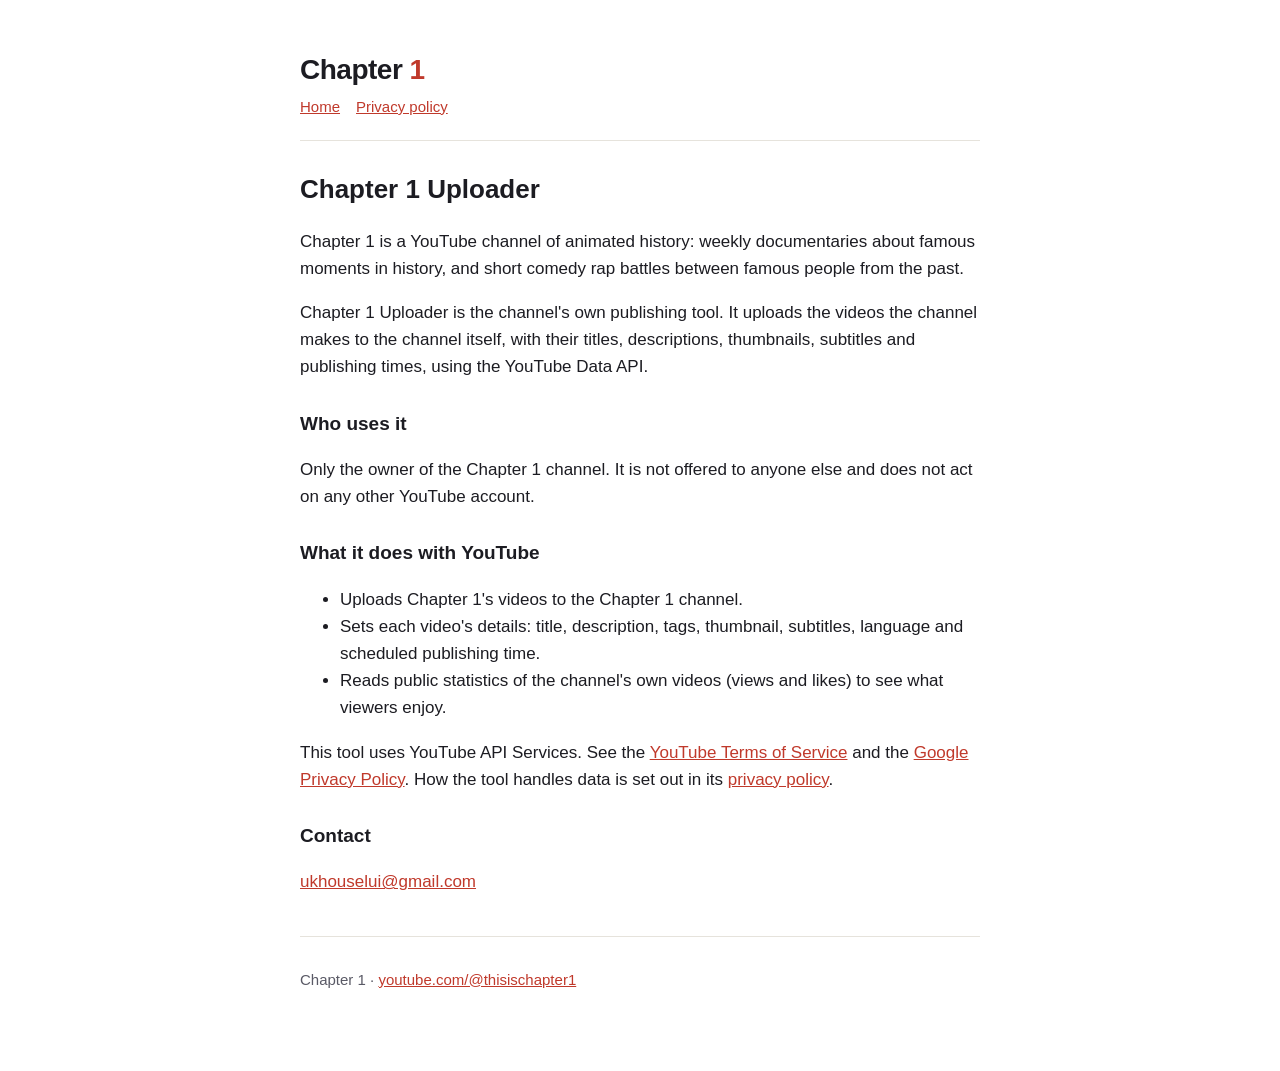
<file: index.html>
<!doctype html>
<html lang="en">
<head>
<meta charset="utf-8">
<meta name="viewport" content="width=device-width, initial-scale=1">
<title>Chapter 1 Uploader</title>
<meta name="description" content="Chapter 1 Uploader publishes the Chapter 1 YouTube channel's own animated history videos.">
<link rel="stylesheet" href="style.css">
</head>
<body>
<main>
<header>
<div class="brand">Chapter <span>1</span></div>
<nav><a href="index.html">Home</a><a href="privacy.html">Privacy policy</a></nav>
</header>
<h1>Chapter 1 Uploader</h1>
<p>Chapter 1 is a YouTube channel of animated history: weekly documentaries about famous moments in history, and short comedy rap battles between famous people from the past.</p>
<p>Chapter 1 Uploader is the channel's own publishing tool. It uploads the videos the channel makes to the channel itself, with their titles, descriptions, thumbnails, subtitles and publishing times, using the YouTube Data API.</p>
<h2>Who uses it</h2>
<p>Only the owner of the Chapter 1 channel. It is not offered to anyone else and does not act on any other YouTube account.</p>
<h2>What it does with YouTube</h2>
<ul>
<li>Uploads Chapter 1's videos to the Chapter 1 channel.</li>
<li>Sets each video's details: title, description, tags, thumbnail, subtitles, language and scheduled publishing time.</li>
<li>Reads public statistics of the channel's own videos (views and likes) to see what viewers enjoy.</li>
</ul>
<p>This tool uses YouTube API Services. See the <a href="https://www.youtube.com/t/terms">YouTube Terms of Service</a> and the <a href="https://policies.google.com/privacy">Google Privacy Policy</a>. How the tool handles data is set out in its <a href="privacy.html">privacy policy</a>.</p>
<h2>Contact</h2>
<p><a href="mailto:ukhouselui@gmail.com">ukhouselui@gmail.com</a></p>
<footer><p class="muted">Chapter 1 &middot; <a href="https://www.youtube.com/@thisischapter1">youtube.com/@thisischapter1</a></p></footer>
</main>
</body>
</html>
</file>
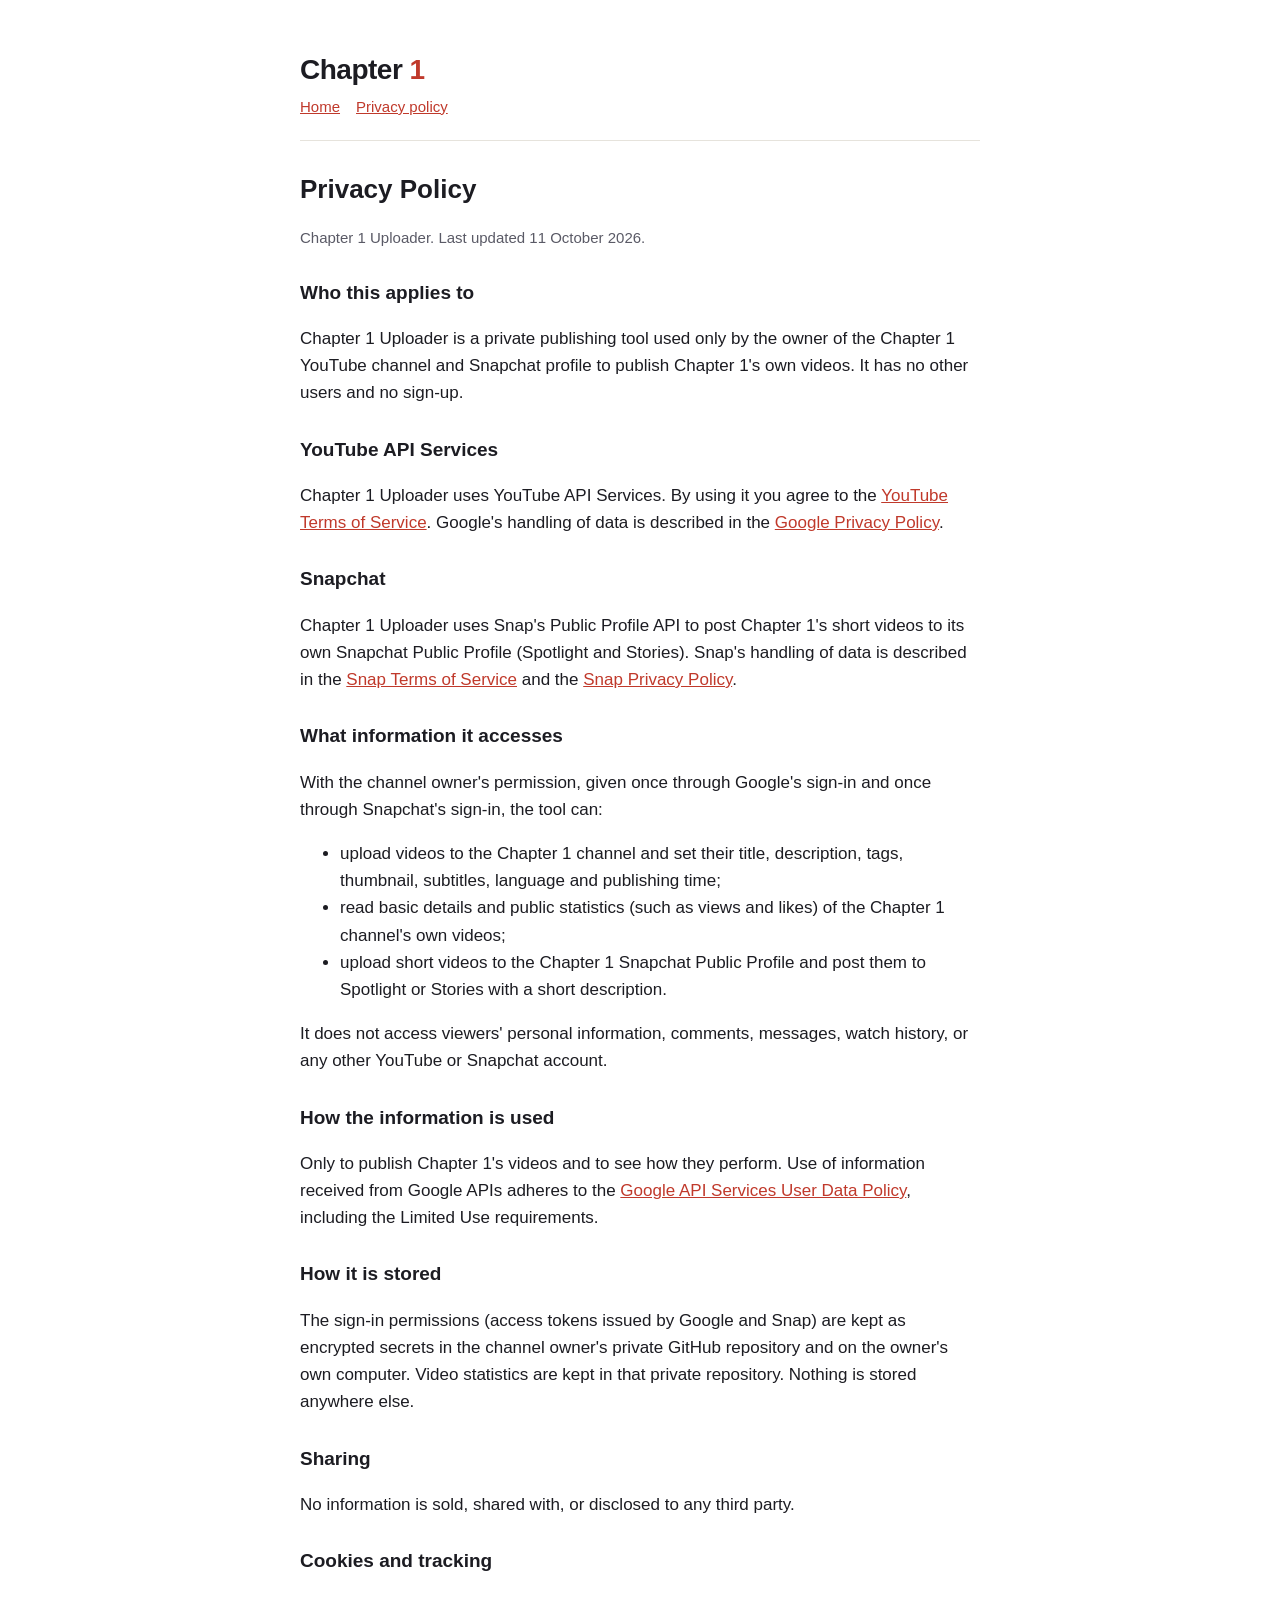
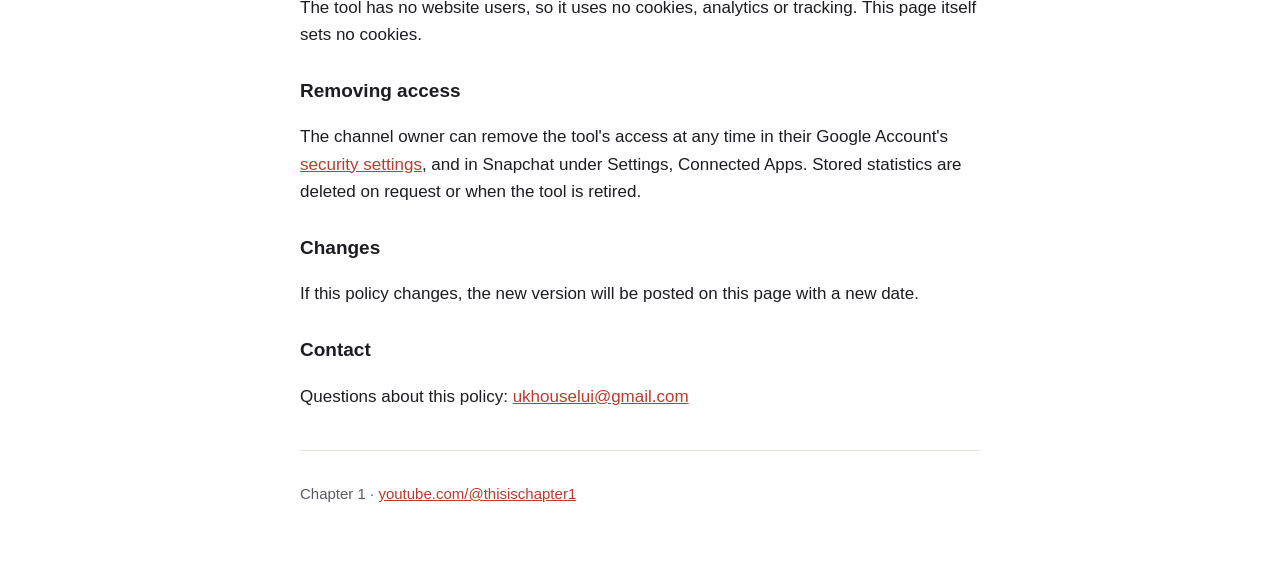
<file: privacy.html>
<!doctype html>
<html lang="en">
<head>
<meta charset="utf-8">
<meta name="viewport" content="width=device-width, initial-scale=1">
<title>Privacy Policy: Chapter 1 Uploader</title>
<meta name="description" content="Privacy policy of Chapter 1 Uploader, the publishing tool of the Chapter 1 YouTube channel and Snapchat profile.">
<link rel="stylesheet" href="style.css">
</head>
<body>
<main>
<header>
<div class="brand">Chapter <span>1</span></div>
<nav><a href="index.html">Home</a><a href="privacy.html">Privacy policy</a></nav>
</header>
<h1>Privacy Policy</h1>
<p class="muted">Chapter 1 Uploader. Last updated 11 October 2026.</p>

<h2>Who this applies to</h2>
<p>Chapter 1 Uploader is a private publishing tool used only by the owner of the Chapter 1 YouTube channel and Snapchat profile to publish Chapter 1's own videos. It has no other users and no sign-up.</p>

<h2>YouTube API Services</h2>
<p>Chapter 1 Uploader uses YouTube API Services. By using it you agree to the <a href="https://www.youtube.com/t/terms">YouTube Terms of Service</a>. Google's handling of data is described in the <a href="https://policies.google.com/privacy">Google Privacy Policy</a>.</p>

<h2>Snapchat</h2>
<p>Chapter 1 Uploader uses Snap's Public Profile API to post Chapter 1's short videos to its own Snapchat Public Profile (Spotlight and Stories). Snap's handling of data is described in the <a href="https://snap.com/terms">Snap Terms of Service</a> and the <a href="https://values.snap.com/privacy/privacy-policy">Snap Privacy Policy</a>.</p>

<h2>What information it accesses</h2>
<p>With the channel owner's permission, given once through Google's sign-in and once through Snapchat's sign-in, the tool can:</p>
<ul>
<li>upload videos to the Chapter 1 channel and set their title, description, tags, thumbnail, subtitles, language and publishing time;</li>
<li>read basic details and public statistics (such as views and likes) of the Chapter 1 channel's own videos;</li>
<li>upload short videos to the Chapter 1 Snapchat Public Profile and post them to Spotlight or Stories with a short description.</li>
</ul>
<p>It does not access viewers' personal information, comments, messages, watch history, or any other YouTube or Snapchat account.</p>

<h2>How the information is used</h2>
<p>Only to publish Chapter 1's videos and to see how they perform. Use of information received from Google APIs adheres to the <a href="https://developers.google.com/terms/api-services-user-data-policy">Google API Services User Data Policy</a>, including the Limited Use requirements.</p>

<h2>How it is stored</h2>
<p>The sign-in permissions (access tokens issued by Google and Snap) are kept as encrypted secrets in the channel owner's private GitHub repository and on the owner's own computer. Video statistics are kept in that private repository. Nothing is stored anywhere else.</p>

<h2>Sharing</h2>
<p>No information is sold, shared with, or disclosed to any third party.</p>

<h2>Cookies and tracking</h2>
<p>The tool has no website users, so it uses no cookies, analytics or tracking. This page itself sets no cookies.</p>

<h2>Removing access</h2>
<p>The channel owner can remove the tool's access at any time in their Google Account's <a href="https://security.google.com/settings/security/permissions">security settings</a>, and in Snapchat under Settings, Connected Apps. Stored statistics are deleted on request or when the tool is retired.</p>

<h2>Changes</h2>
<p>If this policy changes, the new version will be posted on this page with a new date.</p>

<h2>Contact</h2>
<p>Questions about this policy: <a href="mailto:ukhouselui@gmail.com">ukhouselui@gmail.com</a></p>
<footer><p class="muted">Chapter 1 &middot; <a href="https://www.youtube.com/@thisischapter1">youtube.com/@thisischapter1</a></p></footer>
</main>
</body>
</html>
</file>
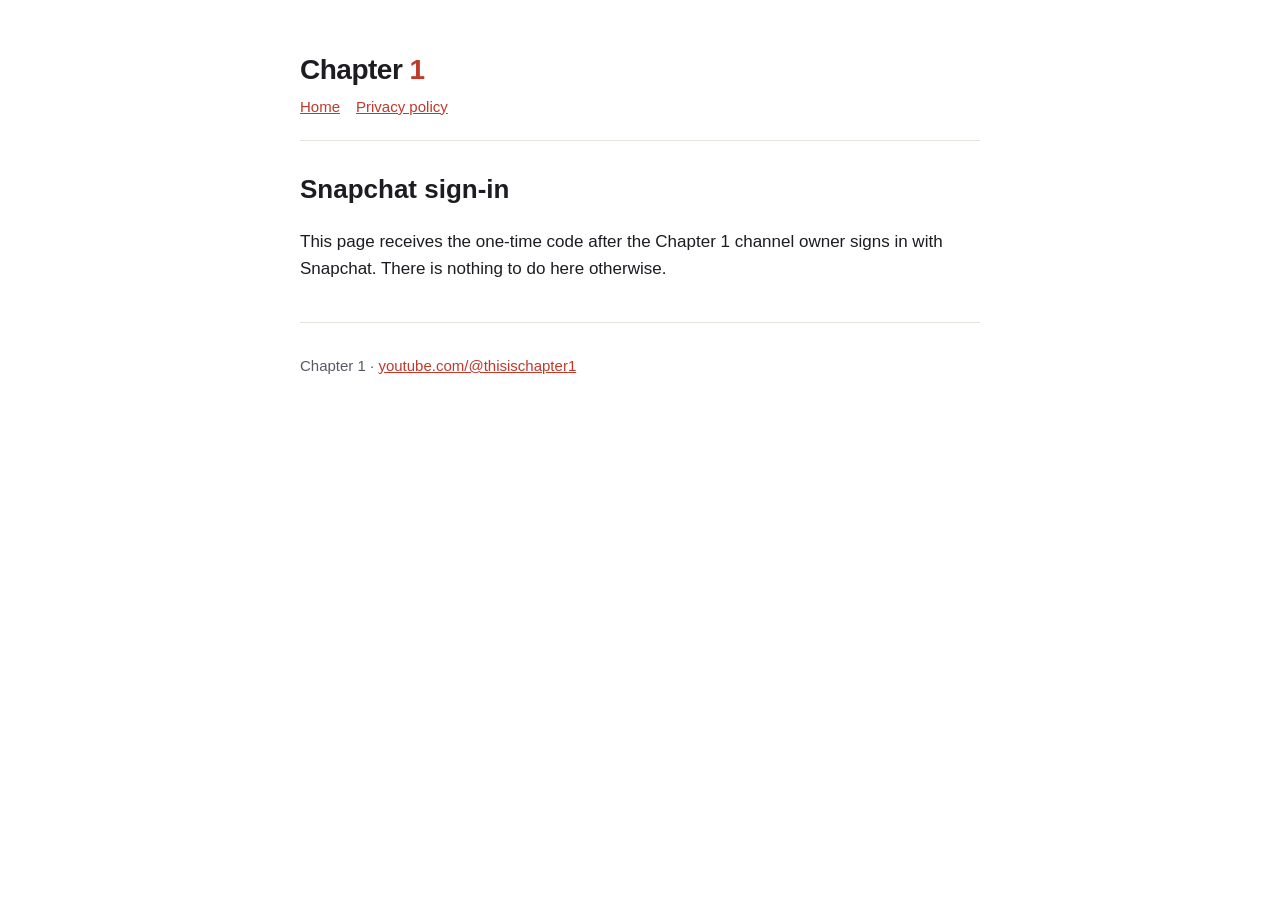
<file: snap-callback.html>
<!doctype html>
<html lang="en">
<head>
<meta charset="utf-8">
<meta name="viewport" content="width=device-width, initial-scale=1">
<meta name="robots" content="noindex">
<meta name="referrer" content="no-referrer">
<title>Snapchat Sign-in: Chapter 1 Uploader</title>
<link rel="stylesheet" href="style.css">
<style>
.code { font: 15px/1.5 ui-monospace, SFMono-Regular, Menlo, monospace; background: #f6f4ef; border: 1px solid var(--line); border-radius: 8px; padding: 14px 16px; word-break: break-all; }
button { font: inherit; font-size: 15px; margin-top: 12px; padding: 8px 18px; border: 0; border-radius: 8px; background: var(--accent); color: #fff; cursor: pointer; }
.hidden { display: none; }
</style>
</head>
<body>
<main>
<header>
<div class="brand">Chapter <span>1</span></div>
<nav><a href="index.html">Home</a><a href="privacy.html">Privacy policy</a></nav>
</header>
<h1>Snapchat sign-in</h1>

<div id="ok" class="hidden">
<p>Snapchat has approved access. Copy this one-time code and paste it back into the uploader setup. It expires in a few minutes and works only once.</p>
<div class="code" id="code"></div>
<button type="button" id="copy">Copy code</button>
<p class="muted" id="state"></p>
</div>

<div id="err" class="hidden">
<p>Snapchat did not grant access.</p>
<div class="code" id="error"></div>
</div>

<div id="none">
<p>This page receives the one-time code after the Chapter 1 channel owner signs in with Snapchat. There is nothing to do here otherwise.</p>
</div>

<footer><p class="muted">Chapter 1 &middot; <a href="https://www.youtube.com/@thisischapter1">youtube.com/@thisischapter1</a></p></footer>
</main>
<script>
(function () {
  var q = new URLSearchParams(location.search);
  var code = q.get("code"), error = q.get("error"), state = q.get("state");
  function show(id) { document.getElementById("none").className = "hidden"; document.getElementById(id).className = ""; }
  if (code) {
    show("ok");
    document.getElementById("code").textContent = code;
    if (state) document.getElementById("state").textContent = "State: " + state;
    document.getElementById("copy").onclick = function () {
      var b = this;
      navigator.clipboard.writeText(code).then(function () { b.textContent = "Copied"; });
    };
  } else if (error) {
    show("err");
    document.getElementById("error").textContent = error + (q.get("error_description") ? ": " + q.get("error_description") : "");
  }
})();
</script>
</body>
</html>
</file>
<file: style.css>
:root { --ink: #1c1c22; --muted: #5a5a66; --accent: #c0392b; --bg: #ffffff; --line: #e6e3dc; }
* { box-sizing: border-box; }
body { margin: 0; background: var(--bg); color: var(--ink); font: 17px/1.6 -apple-system, BlinkMacSystemFont, "Segoe UI", Roboto, Helvetica, Arial, sans-serif; }
main { max-width: 720px; margin: 0 auto; padding: 48px 20px 64px; }
header { border-bottom: 1px solid var(--line); padding-bottom: 20px; margin-bottom: 28px; }
.brand { font-weight: 800; font-size: 28px; letter-spacing: -0.5px; }
.brand span { color: var(--accent); }
h1 { font-size: 26px; margin: 0 0 8px; }
h2 { font-size: 19px; margin: 28px 0 6px; }
p, li { color: var(--ink); }
.muted { color: var(--muted); font-size: 15px; }
a { color: var(--accent); }
nav a { margin-right: 16px; font-size: 15px; }
footer { border-top: 1px solid var(--line); margin-top: 40px; padding-top: 16px; }
</file>
